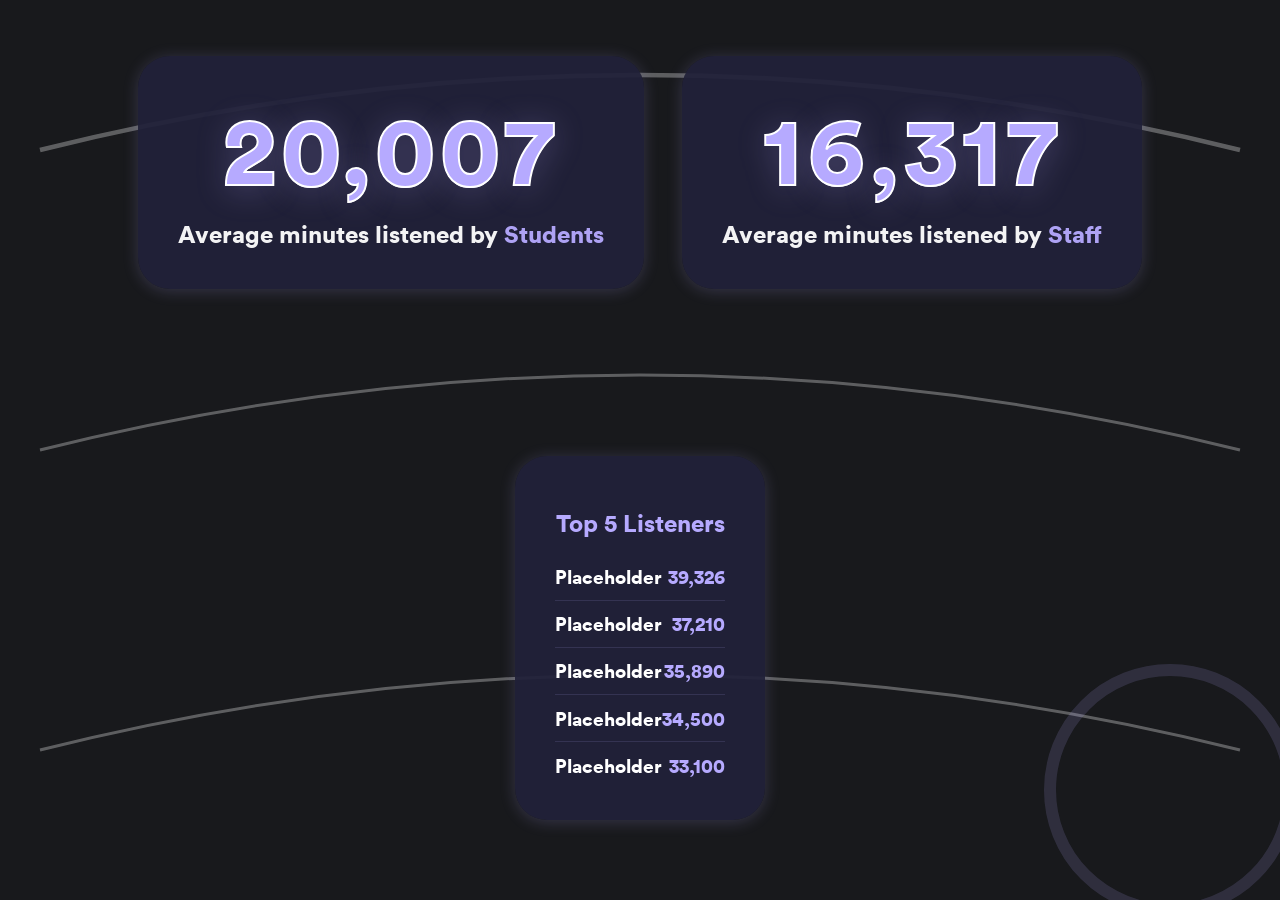
<file: the_ACTUAL_site/index.html>
<!DOCTYPE html>
<html lang="en">
<head>
    <meta charset="UTF-8">
    <meta name="viewport" content="width=device-width, initial-scale=1.0">
    <title>MHS Music Wrapped</title>
    <link rel="stylesheet" href="style.css">
    <script src="script.js" defer></script>
    <style>
        @font-face {
            font-family: 'LinetoCircular';
            src: url('lineto-circular-black.ttf') format('truetype');
            font-weight: 900;
            font-style: normal;
        }
        body, .big-number, .subtitle, .leaderboard, .group-stats {
            font-family: 'LinetoCircular', Arial, sans-serif;
        }
    </style>
</head>
<body>
    <div class="background-svg">
        <!-- Decorative SVG shapes for background -->
        <svg class="svg-lines" viewBox="0 0 800 600" fill="none" xmlns="http://www.w3.org/2000/svg">
            <path d="M0 100 Q400 0 800 100" stroke="#fff" stroke-width="3"/>
            <path d="M0 300 Q400 200 800 300" stroke="#fff" stroke-width="2"/>
            <path d="M0 500 Q400 400 800 500" stroke="#fff" stroke-width="2"/>
        </svg>
        <svg class="svg-circles" viewBox="0 0 200 200" fill="none" xmlns="http://www.w3.org/2000/svg">
            <circle cx="100" cy="100" r="80" stroke="#b6aaff" stroke-width="8"/>
        </svg>
    </div>
    <main class="hero">
        <div class="group-stats">
            <div class="stat-block">
                <div class="big-number" id="students-minutes">21,500</div>
                <div class="subtitle">Average minutes listened by <span class="highlight">Students</span></div>
            </div>
            <div class="stat-block">
                <div class="big-number" id="staff-minutes">17,800</div>
                <div class="subtitle">Average minutes listened by <span class="highlight">Staff</span></div>
            </div>
        </div>
        <section class="leaderboard">
            <h2>Top 5 Listeners</h2>
            <ol id="leaderboard-list">
                <li><span class="name">Placeholder</span> <span class="minutes">39,326</span></li>
                <li><span class="name">Placeholder</span> <span class="minutes">37,210</span></li>
                <li><span class="name">Placeholder</span> <span class="minutes">35,890</span></li>
                <li><span class="name">Placeholder</span> <span class="minutes">34,500</span></li>
                <li><span class="name">Placeholder</span> <span class="minutes">33,100</span></li>
            </ol>
        </section>
    </main>
</body>
</html>
</file>
<file: the_ACTUAL_site/style.css>
body {
    margin: 0;
    min-height: 100svh;
    background: #18191c;
    color: #fff;
    font-family: 'LinetoCircular', Arial, sans-serif;
    overflow: hidden;
}
.background-svg {
    position: fixed;
    inset: 0;
    z-index: 0;
    pointer-events: none;
}
.svg-lines {
    position: absolute;
    top: 0;
    left: 0;
    width: 100vw;
    height: 100vh;
    opacity: 0.3;
    z-index: 1;
    animation: linesFadeIn 1.5s ease;
}
.svg-circles {
    position: absolute;
    bottom: -40px;
    right: -40px;
    width: 300px;
    height: 300px;
    opacity: 0.15;
    z-index: 1;
    animation: circlesFadeIn 2s 0.5s ease;
}
@keyframes linesFadeIn {
    from { opacity: 0; transform: translateY(-30px); }
    to { opacity: 0.3; transform: none; }
}
@keyframes circlesFadeIn {
    from { opacity: 0; transform: scale(0.8); }
    to { opacity: 0.15; transform: none; }
}
.hero {
    position: relative;
    z-index: 2;
    min-height: 100svh;
    display: grid;
    place-items: center;
    flex-direction: column;
    gap: 2rem;
    text-align: center;
    animation: heroFadeIn 1.2s cubic-bezier(.77,.2,.25,1) both;
}
@keyframes heroFadeIn {
    from { opacity: 0; transform: translateY(40px); }
    to { opacity: 1; transform: none; }
}

.group-stats {
    display: flex;
    gap: 3vw;
    justify-content: center;
    margin-bottom: 2rem;
    flex-wrap: wrap;
}
.stat-block {
    background: #22223aee;
    border-radius: 2rem;
    padding: 2rem 2.5rem;
    box-shadow: 0 2px 16px #b6aaff33;
    min-width: 220px;
    margin: 0.5rem 0;
    animation: statFadeIn 1.2s cubic-bezier(.77,.2,.25,1) both;
}
@keyframes statFadeIn {
    from { opacity: 0; transform: scale(0.8); }
    to { opacity: 1; transform: none; }
}
.big-number {
    font-size: clamp(2.5rem, 8vw, 6rem);
    font-weight: 900;
    color: #b6aaff;
    letter-spacing: 0.05em;
    position: relative;
    text-shadow: 0 4px 32px #b6aaff44, 0 1px 0 #fff;
    -webkit-text-stroke: 2px #fff;
    margin-bottom: 0.5rem;
    animation: numberBounce 1.3s cubic-bezier(.77,.2,.25,1) both;
}
@keyframes numberBounce {
    0% { opacity: 0; transform: scale(0.7); }
    60% { opacity: 1; transform: scale(1.1); }
    100% { opacity: 1; transform: scale(1); }
}
.subtitle {
    font-size: clamp(1rem, 2vw, 1.5rem);
    margin-bottom: 0.5rem;
    color: #fff;
    opacity: 0.95;
    animation: subtitleFadeIn 1.5s 0.7s cubic-bezier(.77,.2,.25,1) both;
}
@keyframes subtitleFadeIn {
    from { opacity: 0; transform: translateY(20px); }
    to { opacity: 0.95; transform: none; }
}
.highlight {
    color: #b6aaff;
    font-weight: 700;
}
.leaderboard {
    background: #22223aee;
    border-radius: 2rem;
    padding: 2rem 2.5rem;
    box-shadow: 0 2px 16px #b6aaff33;
    margin-bottom: 2rem;
    max-width: 400px;
    margin-left: auto;
    margin-right: auto;
    animation: leaderboardFadeIn 1.5s 0.8s cubic-bezier(.77,.2,.25,1) both;
}
@keyframes leaderboardFadeIn {
    from { opacity: 0; transform: scale(0.8); }
    to { opacity: 1; transform: none; }
}
.leaderboard h2 {
    font-size: 1.5rem;
    margin-bottom: 1rem;
    color: #b6aaff;
    font-weight: 900;
}
.leaderboard ol {
    list-style: none;
    padding: 0;
    margin: 0;
}
.leaderboard li {
    display: flex;
    justify-content: space-between;
    font-size: 1.2rem;
    padding: 0.5em 0;
    border-bottom: 1px solid #b6aaff22;
}
.leaderboard li:last-child {
    border-bottom: none;
}
.name {
    font-weight: 700;
    color: #fff;
}
.minutes {
    color: #b6aaff;
    font-weight: 900;
}
.cta {
    font-family: inherit;
    font-size: 1.25rem;
    font-weight: 700;
    background: #fff;
    color: #18191c;
    border: none;
    border-radius: 2rem;
    padding: 0.9em 2.2em;
    box-shadow: 0 2px 16px #b6aaff33;
    cursor: pointer;
    transition: background 0.2s, box-shadow 0.2s, transform 0.2s;
    outline: none;
    margin-top: 1.5rem;
    animation: buttonFadeIn 1.7s 1.1s cubic-bezier(.77,.2,.25,1) both;
}
.cta:active {
    transform: scale(0.97);
}
.cta:focus {
    box-shadow: 0 0 0 3px #b6aaff88;
}
.cta:hover {
    background: #b6aaff;
    color: #fff;
    box-shadow: 0 4px 24px #b6aaff55;
}
@media (max-width: 700px) {
    .group-stats {
        flex-direction: column;
        gap: 1.5rem;
    }
    .stat-block, .leaderboard {
        padding: 1.2rem 1rem;
        min-width: 0;
    }
}
</file>
